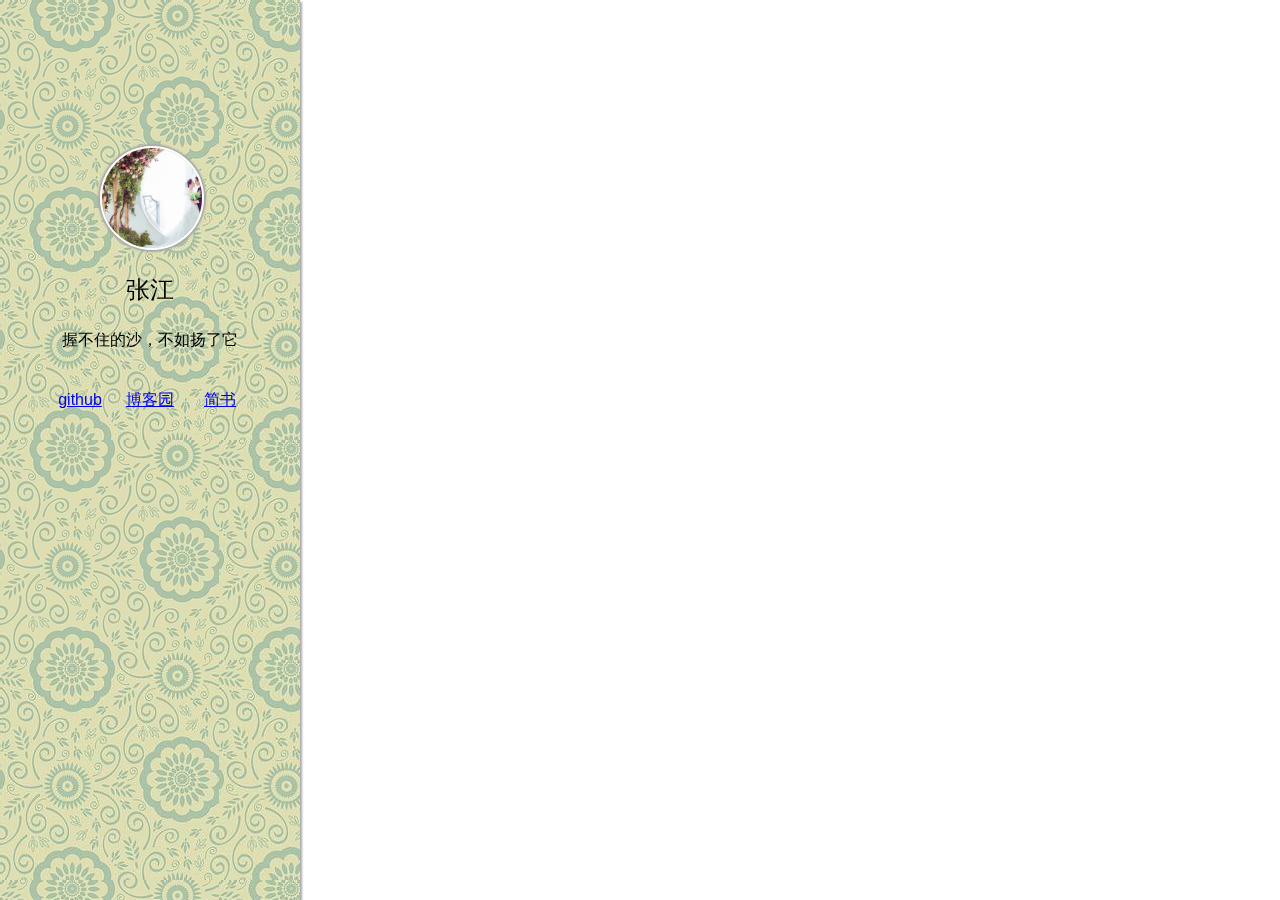
<file: index.html>
<!DOCTYPE html>
<html lang="en">
<head>
    <meta charset="UTF-8">
    <title>zhangjiang</title>
    <link rel="stylesheet" href="comment.css">
    <link rel="stylesheet" href="index.css">
</head>
<body>
<div class="container">
    <div class="left-box">
        <div class="userimg">
            <div class="imgbox">
                <img src="images/user_image.jpg" alt="个人头像">
            </div>
        </div>
        <div class="brief">
            <h1 class="username">张江</h1>
            <h3 class="infobrief">握不住的沙，不如扬了它</h3>
        </div>


        <div class="blogs">
            <ul>
                <li><a href="#">github</a></li>
                <li><a href="#">博客园</a></li>
                <li><a href="#">简书</a></li>
            </ul>
        </div>


    </div>
    <div class="right-box">

    </div>

</div>


</body>
</html>
</file>
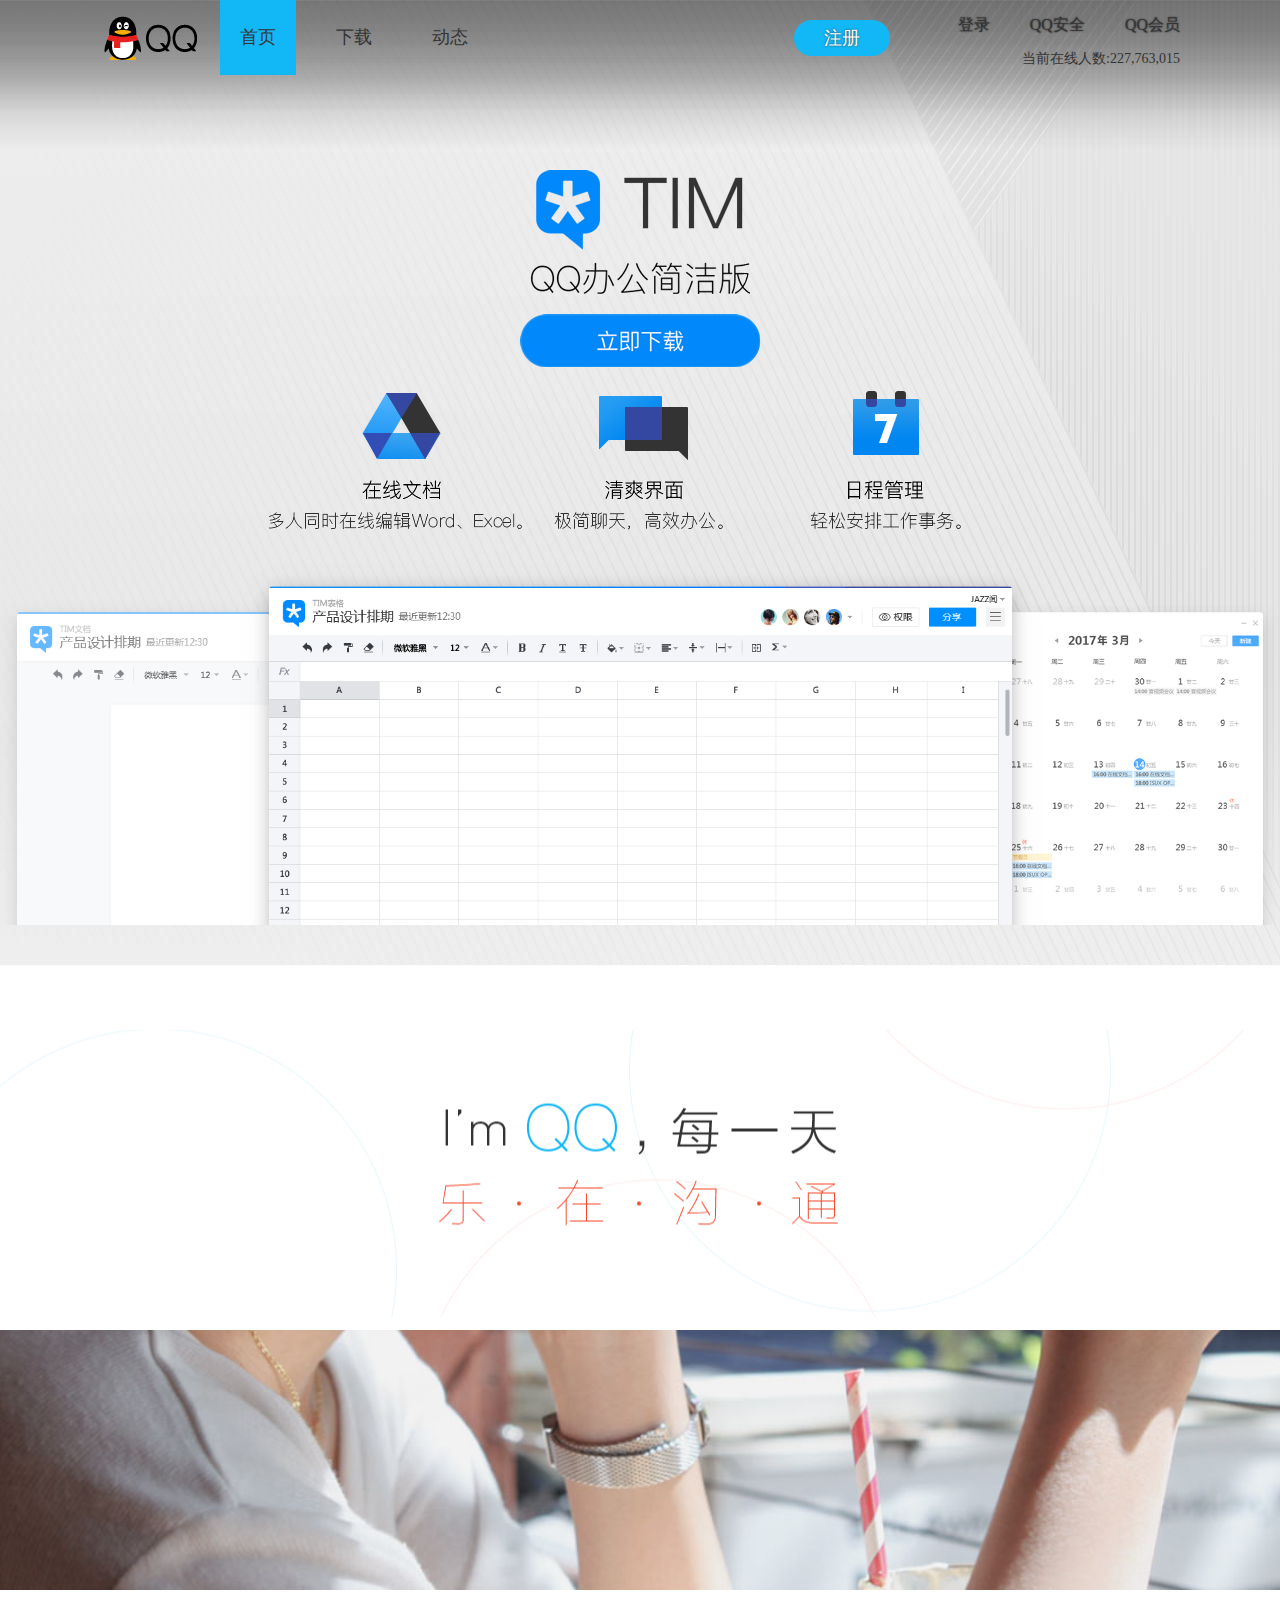
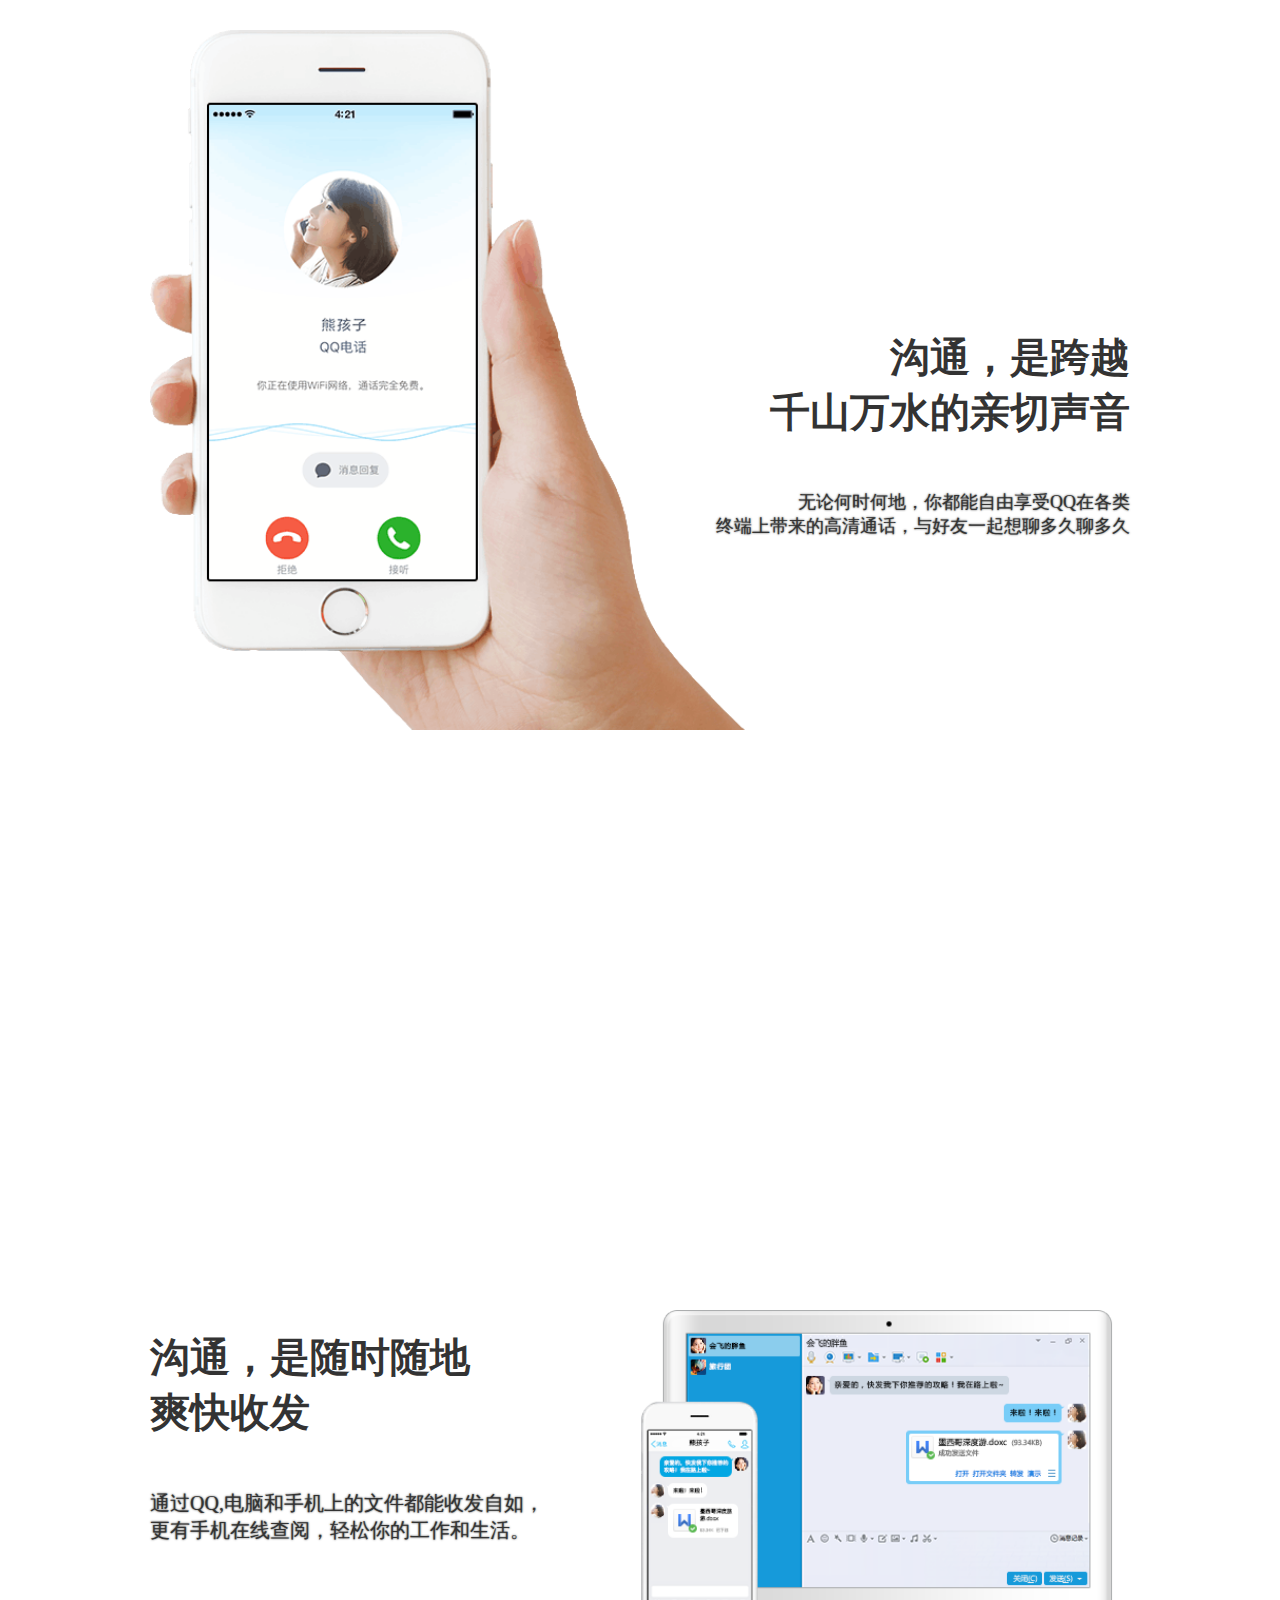
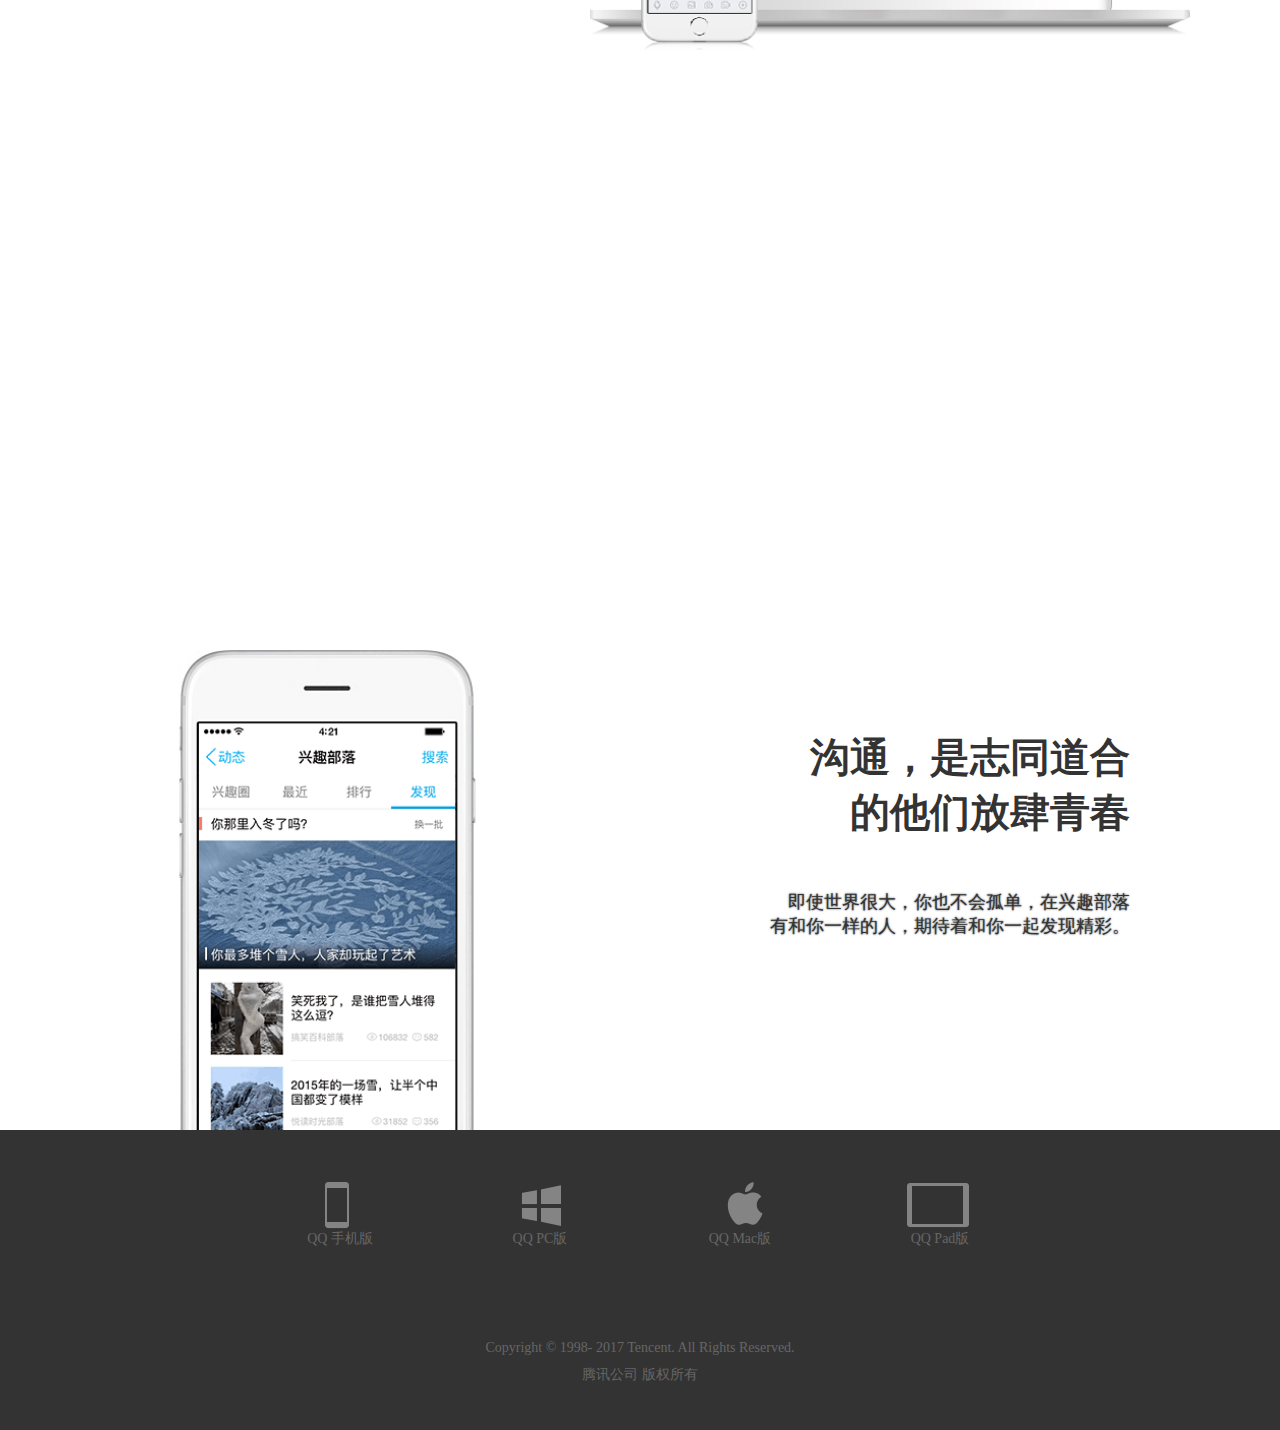
<file: QQTIM/index.html>
<!DOCTYPE html>
<html lang="en">
<head>
    <meta charset="UTF-8">
    <title>QQ-TIM</title>
    <!--引入文件-->
    <link rel="stylesheet" href="css/index.css">
    <!--根据版本加载js-->
    <!-- [if lte IE 8 ]>
    <script  src="js/html5shiv.min.js"></script>
    <![end]-->
    <script src="js/jquery.min.js"></script>
    <script src="js/jquery.stellar.js"></script>
    <script src="js/index.js"></script>
</head>
<body>
<!--导航-->
<nav class="qq_nav">
    <div class="content">
        <div class="leftbox">
            <a class="logo" href="javascript:;"></a>
            <ul>
                <li><a class="active" href="javascript:;">首页</a></li>
                <li><a href="javascript:;">下载</a></li>
                <li><a href="javascript:;">动态</a></li>
            </ul>
        </div>
        <div class="rightbox">

            <div class="other">

                <ul>
                    <li><a href="javascript:;">QQ会员</a></li>
                    <li><a href="javascript:;">QQ安全</a></li>
                    <li><a href="javascript:;">登录</a></li>
                </ul>
                <span>当前在线人数:227,763,015</span>
            </div>
            <a class="register" href="javascript:;">注册</a>
        </div>
    </div>
</nav>
<!--展示-->
<section class="qq_banner">
    <img src="images/banner-logo.png" alt="">
    <img src="images/banner-download.png" alt="">
    <img src="images/banner-list.png" alt="">
    <img src="images/banner-product.png" alt="">
</section>
<!--语音-->
<section class="qq_sound">
    <!--添加SEO优化-->
    <h1>I'm QQ - 每一天，乐在沟通</h1>
    <div class="bg" data-stellar-background-ratio="0.5"></div>
    <div class="content">
        <div class="iphone"></div>
        <h2>沟通，是跨越<br>千山万水的亲切声音</h2>
        <p>无论何时何地，你都能自由享受QQ在各类<br>终端上带来的高清通话，与好友一起想聊多久聊多久</p>
    </div>

</section>
<!--文件-->
<section class="qq_file">
    <div class="bg" data-stellar-background-ratio="0.5"></div>
    <div class="content">
        <h2>沟通，是随时随地<br>爽快收发</h2>
        <p>通过QQ,电脑和手机上的文件都能收发自如，<br>更有手机在线查阅，轻松你的工作和生活。</p>
        <div class="file"></div>
    </div>

</section>
<!--兴趣-->
<section class="qq_interest">
    <div class="bg" data-stellar-background-ratio="0.5"></div>
    <div class="content">
        <div class="iphone"></div>
        <h2>沟通，是志同道合 <br>的他们放肆青春</h2>
        <p>即使世界很大，你也不会孤单，在兴趣部落<br>有和你一样的人，期待着和你一起发现精彩。</p>
    </div>

</section>
<!--底部-->
<section class="qq_foot">
    <div class="content">
        <div class="plats">
            <a class="image1" href="">QQ 手机版</a>
            <a class="image2" href="">QQ PC版</a>
            <a class="image3" href="">QQ Mac版</a>
            <a class="image4" href="">QQ Pad版</a>
        </div>
        <p>Copyright © 1998- 2017 Tencent. All Rights Reserved.</p>
        <p>腾讯公司 版权所有</p>
    </div>

</section>

</body>
</html>
</file>
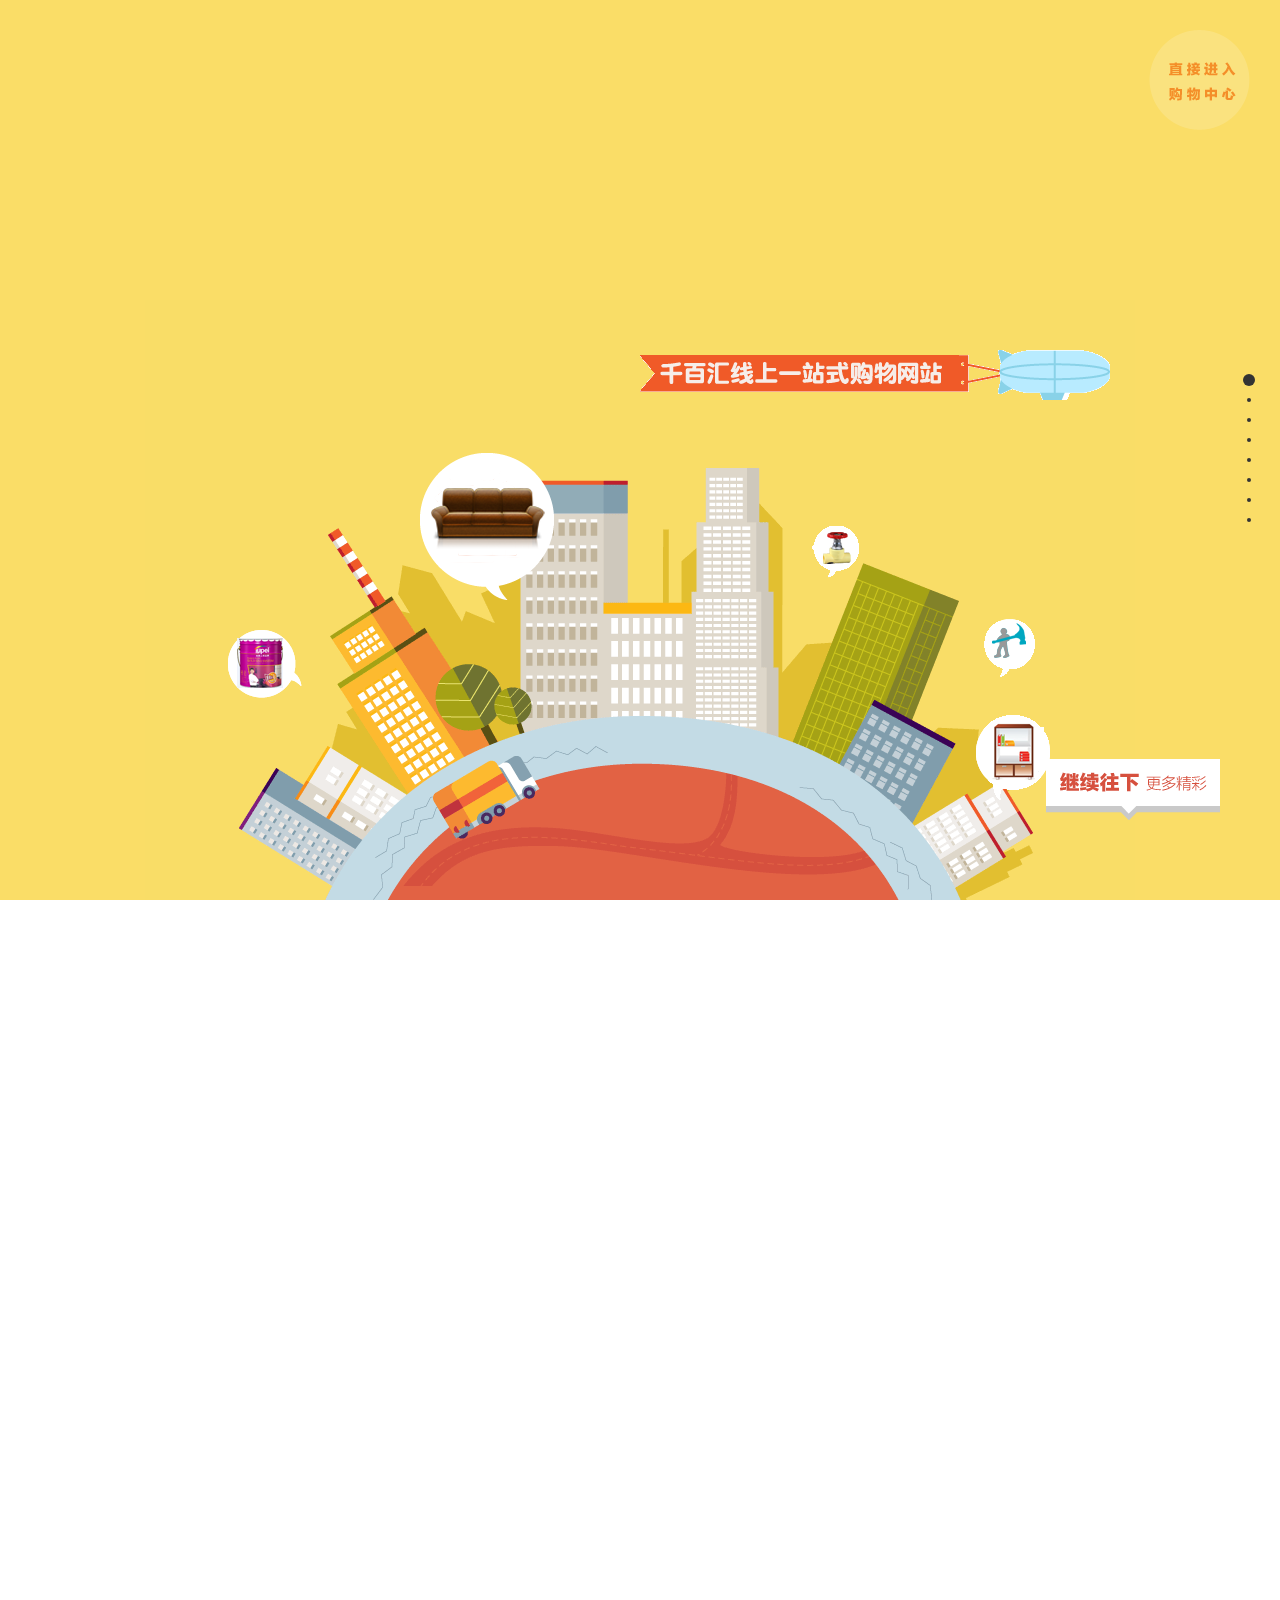
<file: shoppingcar/index.html>
<!DOCTYPE html>
<html lang="en">
<head>
    <meta charset="UTF-8">
    <title>购物车</title>
    <!--引入css-->
    <link rel="stylesheet" href="css/jquery.fullpage.css">
    <link rel="stylesheet" href="css/index.css">
    <!--引入js-->
    <script src="js/jquery.min.js"></script>
    <script src="js/jquery.fullpage.js"></script>
    <script src="js/index.js"></script>

</head>
<body>
<div class="go">
    <a href="#">
        <img src="images/00-go.png" alt="">
    </a>
</div>

<div class="more">
    <a id="movedown" href="javascript:;">
        <img src="images/00-more.png" alt="">
    </a>
</div>

<div id="carshow">
    <!--一直执行这个动画-->
    <div class="section screen01">
        <!--背景商品列表，沙发，横幅-->
        <div class="content">
            <img class="goods" src="images/01-goods.png" alt="">
            <img class="sofa" src="images/01-sofa.png" alt="">
            <img class="fly" src="images/01-fly.png" alt="">
        </div>
    </div>
    <!--动画特点，完全进入当前屏的时候执行动画
    1.什么时候完全进入
    2.怎么做动画,给大容器追加一个类，
    利用js在这个类下面可以给需要做动画的元素添加动画属性
    3.
    -->
    <div class="section screen02">
        <div class="content">
            <!--商品列表 文字 搜索框-->
            <div class="sofa">
                <img src="images/02-sofa.png" alt="">
            </div>
            <div class="input">
                <img class="search" src="images/02-search.png" alt="">
                <img class="key" src="images/02-key.png" alt="">
            </div>
            <div class="textshow">
                <img class="text01" src="images/02-text1.png" alt="">
                <img class="text02" src="images/02-text2.png" alt="">
            </div>
            <div class="goodslist">
                <img src="images/02-goods.png" alt="">
            </div>


        </div>
    </div>
    <!--active 添加这个类名就是默认显示的页面-->
    <div class="section screen03">
        <div class="content">
            <div class="sofa">
                <img src="images/02-sofa.png" alt="">
            </div>
            <div class="change">
                <img src="images/03-change01.gif" alt="">
                <img src="images/03-cart01.gif" alt="">
            </div>
            <div class="cart">
                <img class="color" src="images/03-change02.gif" alt="">
                <img class="carshop" src="images/03-cart02.gif" alt="">
            </div>
        </div>
        <!--<h3>这是第3屏</h3>-->
    </div>
    <div class="section screen04">
        <div class="cloud">
            <img src="images/04-cloud.png" alt="">
        </div>
        <div class="content">

            <div class="shopcar">
                <img class="showtext" src="images/04-text01.png" alt="">
                <img class="sofa" src="images/04-sofa.png" alt="">
                <img class="car" src="images/04-cart.png" alt="">
            </div>
            <div class="address">
                <img class="showtext" src="images/04-text02.png" alt="">
                <img class="add1" src="images/04-address01.png" alt="">
                <img class="add2" src="images/04-address02.png" alt="">
            </div>
        </div>
    </div>
    <div class="section screen05">
        <div class="content">
            <div class="showtext">
                <img src="images/05-text.png" alt="">
            </div>
            <div class="card">
                <img class="bank" src="images/05-card.png" alt="">
                <img class="order" src="images/05-order.png" alt="">
                <img class="sofa" src="images/04-sofa.png" alt="">
            </div>
            <div class="mouse">
                <img class="mouse1" src="images/05-mouse01.png" alt="">
                <img class="mouse2" src="images/05-mouse02.png" alt="">
                <img class="hand" src="images/05-hand.png" alt="">
            </div>

        </div>
    </div>
    <div class="section screen06">
        <div class="content">
            <div class="cloud">
                <img src="images/06-cloud01.png" alt="">
                <img src="images/06-cloud02.png" alt="">
            </div>
            <div class="box">
                <img src="images/06-box.png" alt="">
            </div>
            <div class="car">
                <img class="text1" src="images/06-text01.png" alt="">
                <img class="text2" src="images/06-text02.png" alt="">
                <img class="address1" src="images/06-buyer.png" alt="">
                <img class="address2" src="images/06-address.png" alt="">
                <img class="shopcar" src="images/06-car.png" alt="">
            </div>
            <div class="person">
                <img class="worker" src="images/06-worker.png" alt="">
                <img class="sayhello" src="images/06-say.png" alt="">
            </div>
            
            <div class="buyer">
                <img class="door" src="images/06-door.png" alt="">
                <img class="buyerman" src="images/06-person.png" alt="">
            </div>
            

        </div>
    </div>
    <div class="section screen07">
        <div class="content">
            <div class="star">
                <img src="images/07-star.png" alt="">
                <img src="images/07-star.png" alt="">
                <img src="images/07-star.png" alt="">
                <img src="images/07-star.png" alt="">
                <img src="images/07-star.png" alt="">
            </div>
            <div class="appraise">
                <img src="images/07-text.png" alt="">
            </div>
        </div>

    </div>
    <div class="section screen08">
        <div class="content">
            <div class="start">
                <img src="images/08-btn01.png" alt="">
                <img src="images/08-btn02.gif" alt="">
            </div>
            <div class="again">
                <img src="images/08-again.png" alt="">
            </div>
        </div>
        <!--<div class="hands">-->
            <!--<img src="images/08-hand.png" alt="">-->
        <!--</div>-->
    </div>
</div>
</div>

</body>
</html>
</file>
<file: comment.css>
body {
    width: 100%;
}
body:before,
body:after {
    content: "";
    display: table;
}
body:after {
    clear: both;
}
html,
body,
div,
span,
applet,
object,
iframe,
h1,
h2,
h3,
h4,
h5,
h6,
p,
blockquote,
pre,
a,
abbr,
acronym,
address,
big,
cite,
code,
del,
dfn,
em,
img,
ins,
kbd,
q,
s,
samp,
small,
strike,
strong,
sub,
sup,
tt,
var,
dl,
dt,
dd,
ol,
ul,
li,
fieldset,
form,
label,
legend,
table,
caption,
tbody,
tfoot,
thead,
tr,
th,
td {
    margin: 0;
    padding: 0;
    border: 0;
    outline: 0;
    font-weight: inherit;
    font-style: inherit;
    font-family: inherit;
    font-size: 100%;
    vertical-align: baseline;
}
body {
    line-height: 1;
    color: #000;
    background: #fff;
}
ol,
ul {
    list-style: none;
}
table {
    border-collapse: separate;
    border-spacing: 0;
    vertical-align: middle;
}
caption,
th,
td {
    text-align: left;
    font-weight: normal;
    vertical-align: middle;
}
a img {
    border: none;
}
ol {
    list-style: decimal;
    padding-left: 20px;
}
ul {
    list-style: none;
}
input,
button {
    margin: 0;
    padding: 0;
}
input::-moz-focus-inner,
button::-moz-focus-inner {
    border: 0;
    padding: 0;
}

html,
body,
#container {
    height: 100%;
}
body {
    font-family: "HelveticaNeue-Light", "Helvetica Neue Light", "Helvetica Neue", Helvetica, Arial, sans-serif;
    font-weight: 300;
    font-size: 14px;
    background: #fff;
    color: #666;
}
</file>
<file: index.css>
.container{
    position: relative;
    min-height: 100%;
    color: black;
}
.container .left-box{
    position: fixed;
    width: 300px;
    height: 100%;
    left: 0;
    top: 0;
    box-shadow:2px 2px 2px #aaaaaa;
    background: url(images/dibanzhuan.jpg);

}

.container .left-box .userimg{
    height: 250px;
    width: 100%;
    position: relative;
}
.container .left-box .userimg .imgbox{
    position: absolute;
    width: 100px;
    height: 100px;
    bottom: 0;
    overflow: hidden;
    left:50%;
    margin-left: -50px;
    border-radius: 50%;
    border: 2px solid white;
    box-shadow:-2px 0 2px #aaaaaa,0 -2px 2px #aaaaaa,0 2px 2px #aaaaaa,2px 0 2px #aaaaaa;

}

.container .left-box .userimg .imgbox img{
    max-height: 150%;
    max-width: 150%;
}

.container .left-box .brief {
    text-align: center;
    padding: 25px 0;

}

.container .left-box .brief .username {
    font: 24px/30px '微软雅黑','宋体';
    margin-bottom: 20px;
}

.container .left-box .brief .infobrief {
    font: 16px/30px '微软雅黑','宋体';
}

.container .left-box .blogs {
    text-align: center;
    position: relative;
    width: 220px;
    height: 40px;
    left: 40px;
}

.container .left-box .blogs ul li  {
    float: left;
    width: 60px;
    padding-left: 10px;
    line-height: 40px;
    font-size: 16px;
}



.container .right-box{
    position: absolute;
    left: 300px;
    top: 0;
    right: 0;
    width: auto;
    height: 500px;
}
</file>
<file: shoppingcar/css/index.css>
*{
    padding: 0;
    margin: 0;
}

.go{
    position: fixed;
    top: 30px;
    right: 30px;
    width: 101px;
    height: auto;
    z-index: 100;
    border-radius: 50%;
}

.more{
    position: fixed;
    bottom: 80px;
    right: 60px;
    width: 174px;
    height: 61px;
    z-index: 100;
    animation: more 0.3s linear infinite alternate;
}
/*第一屏*/
.content{
    position: absolute;
    width: 1200px;
    height: 600px;
    bottom: 0;
    left: 50%;
    margin-left: -600px;
    /*background: rgba(0,0,0,0.2);*/
}
.screen01{
    background: url("../images/01-bg.png") no-repeat center bottom;
}

.screen01 img{
    position: absolute;
    left: 50%;
}

.screen01 .goods{
    width: 824px;
    height: 274px;
    bottom: 100px;
    margin-left: -412px;

}

.screen01 .sofa{
    width: 134px;
    height: 147px;
    bottom: 300px;
    left: 380px;
    animation: fly01 0.6s linear infinite alternate;
}

.screen01 .fly{
    width: 470px;
    height: 50px;
    bottom: 500px;
    right: -10px;
    /*调用动画 动画组 执行时间 方式 重复次数 逆播放*/
    animation: fly01 0.5s linear infinite alternate;
}

/*第一屏动画 布局：定位 动画：位移*/
/*定义动画序列*/
@keyframes fly01 {
    from{
        transform: translateY(-30px);
    }
    /*添加了50%之后，上面使用的animation之后的参数就不用再添加alternate这个参数了*/
    /*50%{*/
        /*transform: translateY(50px);*/
    /*}*/
    to{
        transform: translateY(30px);
    }
}

@keyframes more {
    from{
        transform: translateY(-10px);
    }
    to{
        transform: translateY(10px);
    }
}

/*第二屏*/
.screen02{
    background: url("../images/02-bg.png") no-repeat center bottom;

}
.screen02 .sofa{
    transform: scale(0.5);
    position: absolute;
    bottom: 295px;
    left: 442px;
    opacity: 0;
    z-index: 100;
}

.screen02 .textshow{
    position: absolute;
    width: 361px;
    height: 217px;
    left: 50%;
    margin-left: -180.5px;
    top:5px;
    /*opacity: 0;*/
}
.screen02 .textshow .text01,
.screen02 .textshow .text02{
    position: absolute;
    top: 0;
    left: 0;
}

.screen02 .textshow .text02{
    opacity: 0;
}

.screen02 .goodslist{
    position: absolute;
    width: 441px;
    height: 218px;
    left: 50%;
    margin-left: -220.5px;
    bottom: 210px;
    /*变换的位置*/
    transform-origin: right bottom;
    transform: scale(0);
}

.screen02 .input{
    position: absolute;
    width: 222px;
    height: 45px;
    bottom: 442px;
    right: 290px;
    transform: scale(0.7);
    opacity: 0;
}

.screen02 .key{
    position: absolute;
    width: 68px;
    height: 32px;
    left: 50%;
    margin-left: -10px;
    bottom: 8px;
    opacity: 0;
    /*display: none;*/
}

/*第二屏动画*/
.screen02.now .textshow .text02{
    /*清空所有的转换属性*/
    opacity: 1;
    transition: opacity 1s;
}

.screen02.now .goodslist{
    /*清空所有的转换属性*/
    transform: none;
    /*开始变成原始大小 动画1s 线性变化 延迟2s*/
    transition: all 1s linear 2s;
}

.screen02.now .input{
    /*动画播放完成的状态终止 forwords*/
    animation: inputchange 3s linear forwards;
}

.screen02.now .input .key{
    opacity: 1;
    /*延迟1s执行*/
    transition: all 1s linear 1s;
}

@keyframes inputchange {
    /*初始元素的位置，*/
    0%{
        opacity: 1;
        transform: translate(2000px,130px);
    }
    /*中间位置的*/
    33.3%{
        transform: translate(-180px,130px);
    }
    /*停止1s*/
    67%{
        transform: translate(-180px,130px);
    }
    100%{
        opacity: 1;
        transform: scale(0.7);
    }
}

/*离开第二屏开始做动画*/
.screen02.leaved .sofa{
    animation: leave_sofa 0.7s linear;

}

@keyframes leave_sofa {
    from{
        opacity: 1;
    }
    to{
        opacity: 1;
        transform: translate(-80px,880px);
    }
}

/*开始第三屏*/
.screen03{
    background: url("../images/03-bg.png") no-repeat center bottom;
}

.screen03 .sofa{
    position: absolute;
    top: 180px;
    left: 363px;
    display: none;
    z-index: 200;
}

.screen03 .cart,
.screen03 .change{
    position: absolute;
    bottom: 180px;
    right: 265px;
}

.screen03 .cart{
    opacity: 0;
}

.screen03 .cart img:last-child,
.screen03 .change img:last-child{
    position:absolute;
    top: 150px;
    left: 0;


}

.screen03.now .sofa{
    display: block;
}

.screen03.now .cart{
    opacity: 1;
    transition: opacity 0.7s;
}

/*第三屏离开动画*/
.screen03.leaved .sofa{
    animation: leave_sofa03 0.7s linear;
}

@keyframes leave_sofa03 {
    from{}
    to{
        /*旋转之后 坐标轴也会发生旋转*/
        /*要先位移变换 在旋转*/
        transform: translate(190px,900px) rotate(45deg);
    }
}


/*第四屏显示*/
.screen04{
    background: url("../images/04-bg.png") no-repeat center bottom;
}

.screen04 .cloud{
    animation: clould_fly 30s linear infinite alternate;

}

/*显示购物车和沙发*/
.screen04 .shopcar{
    position: absolute;
    text-align: center;
    height: 600px;
    width: 500px;
    left: 50%;
    margin-left: -250px;
    bottom: 0px;
}

.screen04 .shopcar .showtext{
    position: absolute;
    width: 430px;
    height: 32px;
    left: 35px;
    top: 0px;
}

.screen04 .shopcar .car{
    position: absolute;
    width: 407px;
    height: 346px;
    bottom: 40px;
    left: 46px;
    z-index: 200;
}

.screen04 .shopcar .sofa{
    position: absolute;
    width: 204px;
    height: 198px;
    bottom: 240px;
    left: 198px;
    opacity: 0;
}

.screen04 .address{
    position: absolute;
    text-align: center;
    height: 600px;
    width: 500px;
    left: 50%;
    margin-left: -250px;
    bottom: 0px;
    opacity: 0;
}

.screen04 .address .showtext{
    position: absolute;
    width: 430px;
    height: 32px;
    left: 35px;
    top: 0px;
}

.screen04 .address .add1{
    position: absolute;
    width: 283px;
    height: 270px;
    left: 109px;
    bottom: 150px;
}

.screen04 .address .add2{
    position: absolute;
    width: 173px;
    height: 47px;
    left: 50%;
    margin-left: -86px;
    top: 237px;
}

.screen04.now .shopcar .sofa{
    opacity: 1;
    animation: opacity 0.7s linear;
}

.screen04.now .shopcar .sofa ,
.screen04.now .shopcar .car{
    animation: carmove 1.5s linear 1s forwards ;
}

.screen04.now .address{
    animation: address_move 0.7s linear 2.5s forwards;
}


@keyframes clould_fly {
    from{
    }
    to{
        transform: translateX(1000px);
    }
}

@keyframes carmove {
    from{
    }
    to{
        transform: translateX(1000px);
    }
}

@keyframes address_move {
    from{
        opacity: 0;
    }
    to{
        opacity: 1;

    }

}

.screen05 .content{
    height: 100%;
}

.screen05 .showtext{
    position: absolute;
    width: 541px;
    height: 56px;
    left: 100px;
    bottom: 550px;
}

.screen05 .card{
    position: absolute;
    height: 470px;
    width: 360px;
    left: 100px;
    bottom: 120px;
}

.screen05 .card .bank{
    position: absolute;
    height: 221px;
    width: 360px;
    left: 0;
    top: 125px;
    z-index: 101;
}

.screen05 .card .order,
.screen05 .card .sofa{
    position: absolute;
    top: 125px;
    left: 120px;
    z-index: 100;
}

.screen05 .mouse
{
    position: absolute;
    width: 400px;
    height: 100%;
    right: 100px;
    top: 0;
    overflow: hidden;

}
.screen05 .mouse .mouse1,
.screen05 .mouse .mouse2
{
    position: absolute;
    right: 0px;
    bottom: 270px;
}
.screen05 .mouse .mouse2{
    opacity: 0;
}

.screen05 .mouse .hand {
    position: absolute;
    right: 50px;
    bottom: 0;
    transform: translateY(380px);
}

.screen05.now .card .order{
    animation: order_fly 1s linear 2.2s forwards;
}

.screen05.now .card .sofa{
    animation: sofa05 1s linear 1.2s forwards;
}

.screen05.now .mouse .mouse2{
    transition: all 0.2s linear 1s;
    opacity: 1;
}

.screen05.now .mouse .hand{
    transition: all 1s linear;
    transform: none;
}

@keyframes order_fly {
    from{}
    to{
        transform: translateY(-60px);
    }
}

@keyframes sofa05 {
    from {
        transform: translateY(-600px);
    }
    to{
        transform: translateY(170px);
    }
}
/*第五屏离开动画*/
.screen05.leaved .card .sofa{
    animation: leave_sofa05 1.8s linear;
}

@keyframes leave_sofa05 {
    from{}
    to{
        transform: translate(40px,800px) scale(0.1);
    }
}


/*第六屏*/
.screen06{
    background: url("../images/06-bg.png") no-repeat 25% bottom;
}
.screen06 .content{
    height: 100%;
}


.screen06.now{
    transition: background-position 1s linear 2s;
    background-position: 100% bottom;
}

.screen06 .cloud{
    position: absolute;
    top: 100px;
    left: 0;
}

.screen06 .cloud img:first-child{
    position: absolute;
    top: 0;
    left: 0;
    animation: cloud_fly06 30s linear infinite alternate;
}

.screen06 .cloud img:last-child{
    position: absolute;
    top: 0;
    right: 0;
    animation: cloud_fly06 40s linear infinite alternate;
}

@keyframes cloud_fly06 {
    from{}
    to{
        transform: translateX(1000px);
    }
}

.screen06 .box{
    position: absolute;
    top: 380px;
    left: 300px;
    transform: scale(0.8);
    opacity: 0;

}

.screen06.now .box{
    animation: box_fly06 2s linear forwards;
}

@keyframes box_fly06 {
    from {
        opacity: 1;
        transform: translateX(-400px);
    }
    50% {
        opacity: 1;
        transform: scale(0.5);
    }
    to {
        opacity: 1;
        transform: translateY(400px) scale(0.3);
    }
}

.screen06 .car{
    position: absolute;
    bottom: 0;
    height: 600px;
}

.screen06 .car .shopcar{
    position: absolute;
    bottom: 0;
    left: 250px;

}

.screen06 .car .text1,
.screen06 .car .text2{
    position: absolute;
    top: 0;
    left: 250px;
}

.screen06 .car .text2{
    opacity: 0;
}

.screen06.now .car .text1{
    opacity: 0;
    transition: all 1s linear 2s;
}

.screen06.now .car .text2{
    opacity: 1;
    transition: all 1s linear 2.5s;
}

.screen06 .car .address1,
.screen06 .car .address2{
    position: absolute;
    bottom: 115px;
    left: 420px;
    opacity: 0;
}
.screen06.now .car .address1{
    opacity: 1;
    transition: all 1s linear 2s;
}

.screen06.now .car .address2{
    opacity: 1;
    transition: all 1s linear 2.5s;
}

.screen06 .person{
    position: absolute;
    height: 420px;
    width: 300px;
    left: 230px;
    bottom: 0;
    transform: scale(0);
    transform-origin: left bottom;
}

.screen06.now .person{
    animation: worker_fly 3s linear 3.5s forwards;
}

.screen06 .person .worker{
    position: absolute;
    left: 0;
    bottom: 0;
    /*opacity: 0;*/
}
.screen06 .person .sayhello{
    position: absolute;
    right: 0;
    top: 0;
    opacity: 0;
}

.screen06.now .person .sayhello{
    opacity: 1;
    transition: all 0.7s linear 6s;
}

@keyframes worker_fly {
    from{
        transform: scale(0);
    }
    33.3%{
        transform: scale(1);
    }
    66.7%{
        transform: scale(1) translateX(250px);
    }
    100%{
        transform: scale(1) translateX(250px) translateY(-100px);
    }
}

/*设置收货者*/
.screen06 .buyer{
    position: absolute;
    right: 206px;
    bottom: 88px;
    opacity: 0;
}

.screen06.now .buyer{
    opacity: 1;
    transition: all 1s linear 7s;
}

.screen06 .buyer .door{
    position: absolute;
    right: 0;
    bottom: 28px;
}

.screen06 .buyer .buyerman{
    position: absolute;
    right: 0;
    bottom: 28px;
    transform-origin: right bottom;
    transform: scale(0);
}

.screen06.now .buyer .buyerman{
    animation: buyer_fly 2s linear 8s forwards;
}

@keyframes buyer_fly {
    from{}
    50%{
        transform: scale(1);
    }
    100%{
        transform: scale(1) translateX(-100px);
    }
}


/*开始第七屏*/
.screen07{
    background: url("../images/07-bg.png") no-repeat center bottom;
}

.screen07 .star{
    position: absolute;
    left: 308px;
    top:138px;
}
.screen07 .star img{
    padding-right: 1px ;
    opacity: 0;
}

.screen07 .appraise{
    position: absolute;
    top: 180px;
    left: 304px;
    transform: scale(0);
    transform-origin: left bottom;
}

/*.screen07.now .appraise{*/
    /*transition: all ;*/
/*}*/

.screen07 .star.show img{
    opacity: 1;
    transition: all 0.3s linear;
}
.screen07 .appraise.show{
    animation: appraise_fly 1.5s linear 2s forwards;

}

@keyframes appraise_fly {
    from{}
    70%{
        transform: scale(1.2);
    }
    to{
        transform: none;
    }
}

/*开始第八屏*/
.screen08{
    background: url("../images/08-bg.png");
}
.screen08 .start{
    position: absolute;
    width: 389px;
    height: 160px;
    left: 50%;
    margin-left: -198px;
}
.screen08 .start img:last-child{
    position: absolute;
    left: 0;
    top: 0;
    opacity: 0;
}

.screen08 .start:hover img:last-child{
    opacity: 1;
}

.screen08 .again{
    position: absolute;
    width: 105px;
    height: 34px;
    right: 250px;
    top: 64px;
}

.screen08 .hands{
    position: absolute;
    left: 0;
    top: 0;
}
</file>
<file: QQTIM/css/index.css>
/*====== reset======*/
*{
    margin: 0;
    padding: 0;
}

body{
    font-size: 14px;
    font-family: "Microsoft Sans Serif","Comic Sans MS";
    color: #333;
}

ul{
    list-style: none;
}

a{
    color: #333;
    text-decoration: none;
}
/*========model css========*/
.qq_nav{
    position: absolute;
    left: 0;
    top: 0;
    width: 100%;
    height: 150px;
    background: url("../images/nav_bg.png") repeat-x ;
}

.qq_nav .content{
    width: 1080px;
    height: 75px;
    margin: 0 auto;
}

.qq_nav .content .leftbox{
    float: left;
}

.qq_nav .content .leftbox .logo{
    float: left;
    display: block;
    width: 100px;
    height: 75px;
    background: url("../images/nav_brand.png") no-repeat center;
}

.qq_nav .content .leftbox ul{
    /*width: 288px;*/
    float: left;
}

.qq_nav .content .leftbox ul li {
    float: left;
    margin-left: 20px;
    height: 75px;
    font-size: 18px;

}

.qq_nav .content .leftbox ul li a{
    display: block;
    height: 75px;
    line-height: 75px;
    text-align: center;
    padding: 0 20px;
}

.qq_nav .content .leftbox ul li a.active,
.qq_nav .content .leftbox ul li a:hover{
    background-color: #12b7f5;
}

.qq_nav .content .rightbox{
    float: right;
    height: 75px;
}

.qq_nav .content .rightbox .other{
    float: right;
    width: 250px;
    height: 75px;
}

.qq_nav .content .rightbox .other ul{
    float: right;
    width: 300px;
}

.qq_nav .content .rightbox .other ul li {
    float: right;
    margin-left: 40px;
    height: 50px;
}

.qq_nav .content .rightbox .other ul li a {
    float: right;
    height: 50px;
    line-height: 50px;
    text-shadow: 0 0 2px #333;
    text-align: center;
    font-size: 16px;
    color: #333;

}

.qq_nav .content .rightbox .other span{
    float: right;
}

.qq_nav .content .rightbox .register{
    float: right;
    width: 96px;
    height: 36px;
    background-color: #12b7f5;
    text-shadow: 0 0 2px #333;
    text-align: center;
    font-size: 18px;
    color: #fff;
    border-radius: 18px;
    line-height: 36px;
    margin-top: 20px;
    margin-right: 40px;
}

/*添加展示图*/
.qq_banner{
    height: 880px;
    padding-top: 150px;
    background: url("../images/banner-bg.jpg") no-repeat center top;
    text-align: center;
}

.qq_banner img{
    display: block;
    margin: 20px auto 10px;
}

.qq_banner img:last-child{
    width: 100%;
    /*自适应，等比例缩放，图片有这个特殊效果*/
}

.qq_sound{

}

.qq_sound h1{
    height: 300px;
    font-size: 0;
    background: url("../images/sound-text.png") no-repeat center / cover ;
}

.qq_sound .bg{
    height: 500px;
    background: url("../images/sound-bg.jpg") no-repeat center/cover;
}

.qq_sound .content{
    width: 980px;
    height: 500px;
    margin: 0 auto;
    position: relative;
    background: #fff;

}

.qq_sound .content .iphone{
    position: absolute;
    top: -200px;
    left: 0;
    width: 700px;
    height: 700px;
    background: url("../images/sound-phone.png") no-repeat center top / cover;
}

.qq_sound .content h2{
    float: right;
    font-size: 40px;
    text-align: right;
    padding-top: 100px;
    width: 500px;

}

.qq_sound .content p{
    float: right;
    width: 500px;
    font-size: 18px;
    text-align: right;
    padding-top: 50px;
    text-shadow: 0 0 2px #333;
}


.qq_file{

}

.qq_file .bg{
    height: 500px;
    background: url("../images/file-bg.jpg") no-repeat center/cover;
}
.qq_file .content{
    width: 980px;
    height: 500px;
    margin: 0 auto;
    background: #fff;
    position: relative;
}

.qq_file .content h2{
    float: left;
    font-size: 40px;
    text-align: left;
    padding-top: 100px;
    width: 500px;
}

.qq_file .content p{
    float: left;
    font-size: 20px;
    text-align: left;
    padding-top: 50px;
    text-shadow: 0 0 2px #333;
    width: 500px;
}

.qq_file .content .file{
    width: 600px;
    height: 340px;
    background: url("../images/file-mac.png") no-repeat center/cover;
    position: absolute;
    top: 80px;
    right: -60px;
}


.qq_interest{

}

.qq_interest .bg{
    height: 500px;
    background: url("../images/interest-bg.jpg") no-repeat center/cover;
}
.qq_interest .content{
    width: 980px;
    height: 500px;
    background: #fff;
    position: relative;
    margin: 0 auto;
}

.qq_interest .content .iphone{
    width: 350px;
    height: 500px;
    position: absolute;
    top: 0;
    left: 0;
    background: url("../images/interest-phone.png") no-repeat center/cover;
}


.qq_interest .content h2{
    float: right;
    font-size: 40px;
    text-align: right;
    padding-top: 100px;
    width: 500px;

}

.qq_interest .content p{
    float: right;
    width: 500px;
    font-size: 18px;
    text-align: right;
    padding-top: 50px;
    text-shadow: 0 0 2px #333;
}


.qq_foot{
    height: 300px;
    text-align:center;
    color: #666;

}
.qq_foot .content{
    height: 300px;
    background: #333;
}
.qq_foot .content .plats{
    height: 150px;
    width: 800px;
    margin: 0 auto;
    padding-top: 50px;
}

.qq_foot .content .plats a{
    float: left;
    width: 80px;
    color: #666;
    padding-top: 50px;
    margin: 0 60px;
    background: transparent url("../images/footer.png") no-repeat 10px 0;
}

.qq_foot .content .plats a:hover{
    color: #12b7f5;
}

.qq_foot .content .plats a.image1{
    background-position: 0 0;
}

.qq_foot .content .plats a.image2{
    background-position: -105px 0;
}

.qq_foot .content .plats a.image3{
    background-position: -210px 0;
}

.qq_foot .content .plats a.image4{
    background-position: -326px 0;
}

.qq_foot .content .plats a.image1:hover{
    background-position: 0 -93px;
}

.qq_foot .content .plats a.image2:hover{
    background-position: -105px -93px;
}

.qq_foot .content .plats a.image3:hover{
    background-position: -210px -93px;
}

.qq_foot .content .plats a.image4:hover{
    background-position: -326px -93px;
}

.qq_foot .content p{
    margin-top: 10px;
}

.qq_sound .bg,.qq_file .bg,.qq_interest .bg{
    background-attachment: fixed;
}
</file>
